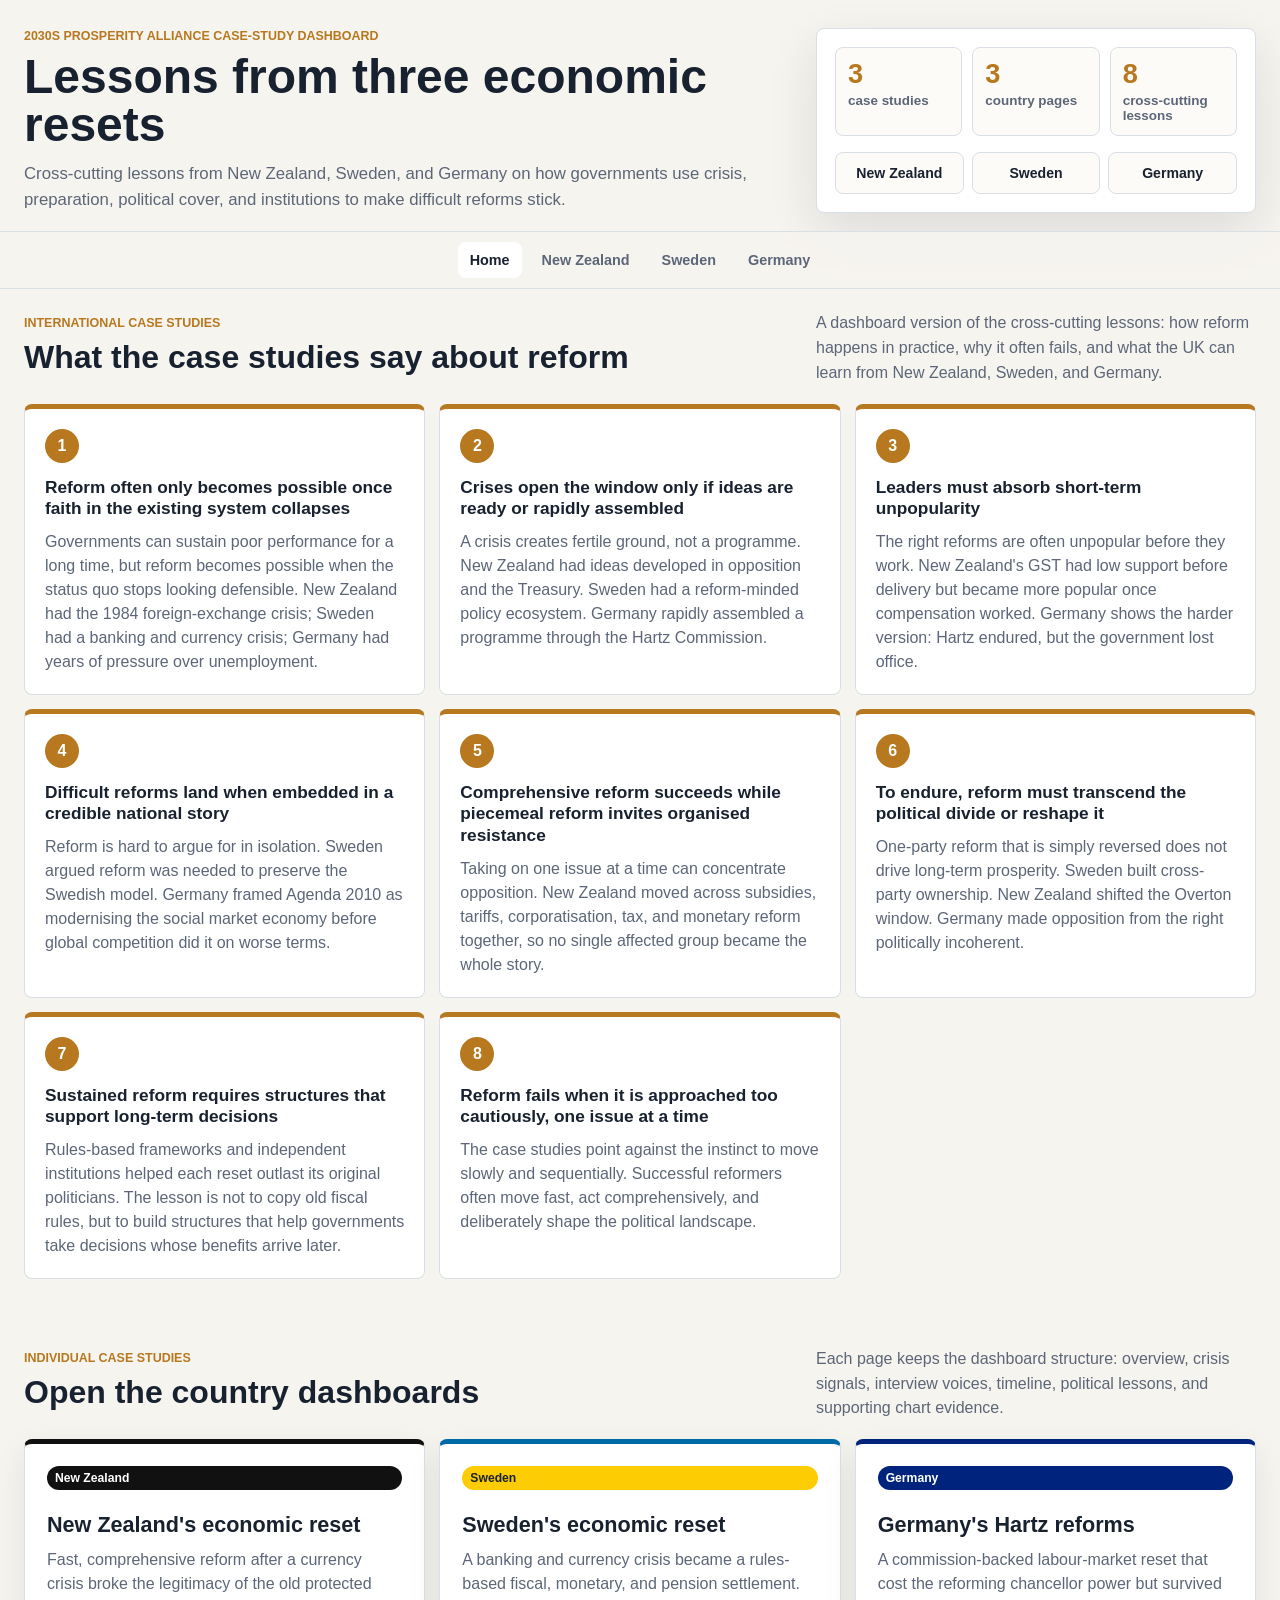
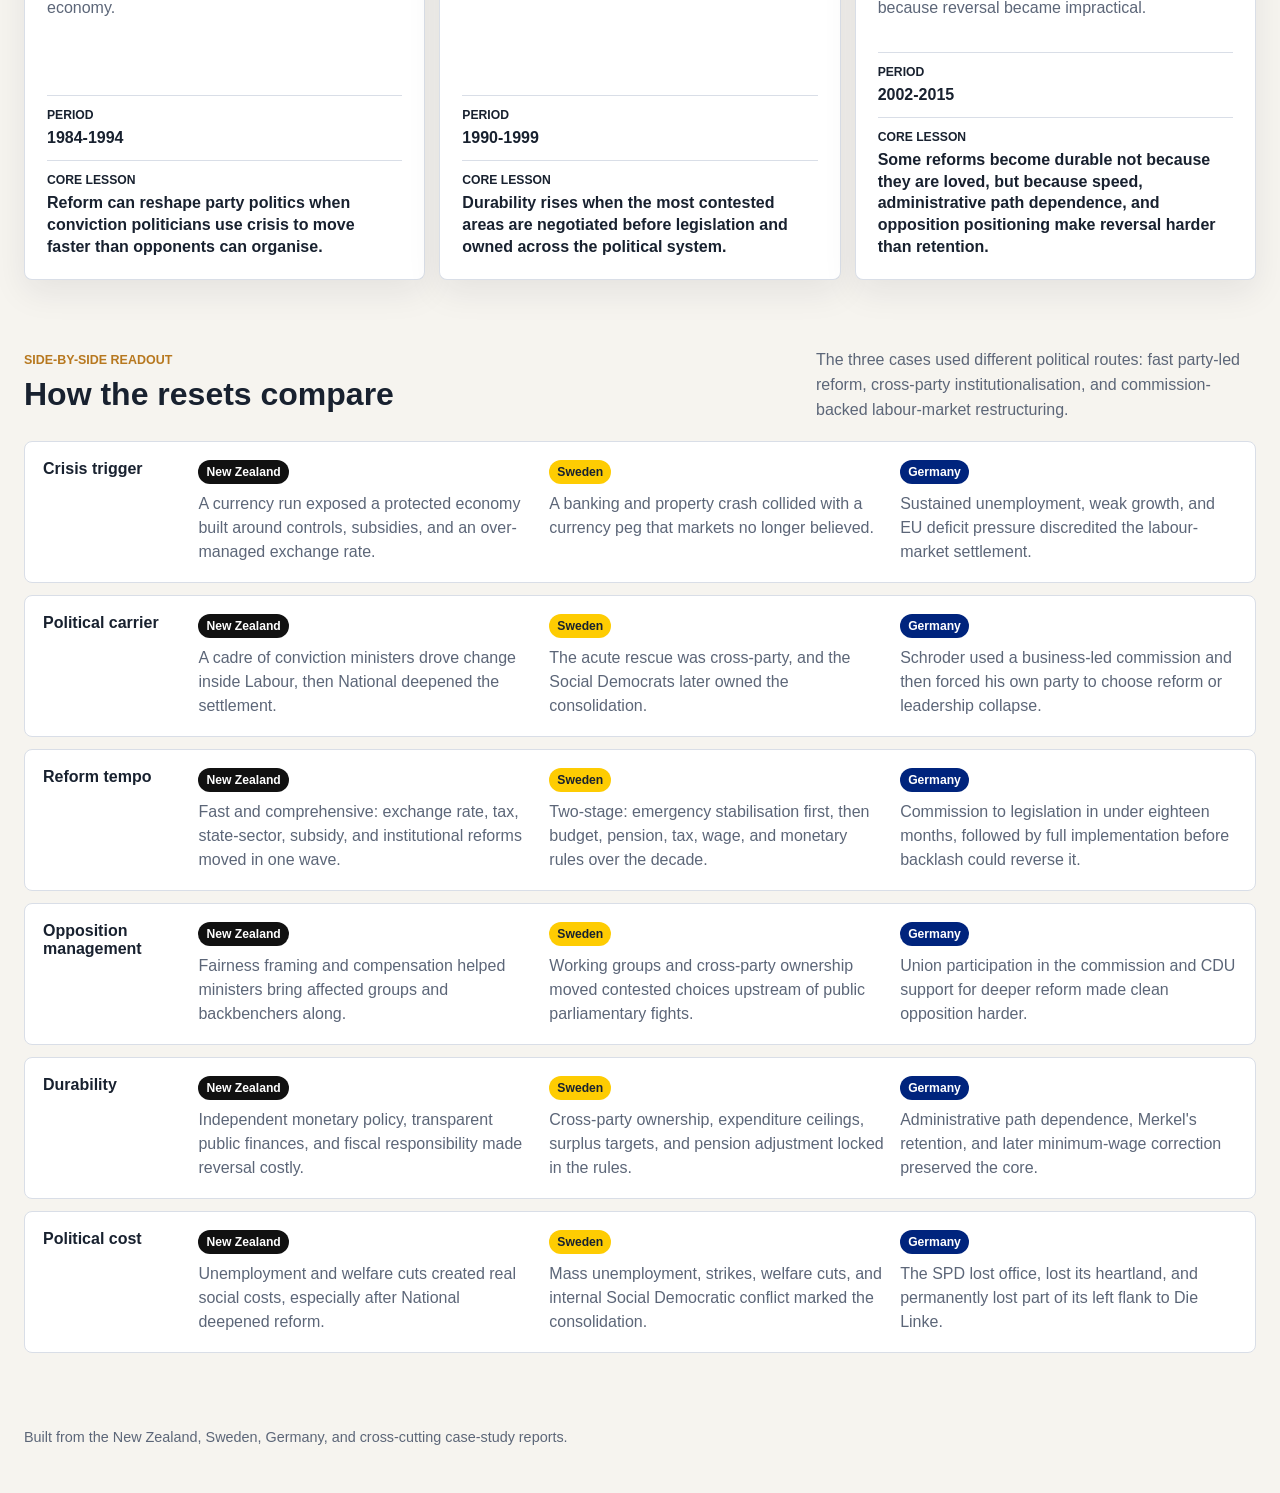
<file: index.html>
<!doctype html>
<html lang="en">
  <head>
    <meta charset="utf-8">
    <meta name="viewport" content="width=device-width, initial-scale=1">
    <title>Lessons From Economic Resets</title>
    <link rel="stylesheet" href="styles.css">
  </head>
  <body data-page="home">
    <header class="app-header">
      <div class="header-copy">
        <p class="eyebrow">2030s Prosperity Alliance case-study dashboard</p>
        <h1>Lessons from three economic resets</h1>
        <p>
          Cross-cutting lessons from New Zealand, Sweden, and Germany on how
          governments use crisis, preparation, political cover, and institutions
          to make difficult reforms stick.
        </p>
      </div>

      <section class="control-panel" aria-label="Report contents">
        <div class="header-metrics header-metrics--home">
          <div>
            <strong>3</strong>
            <span>case studies</span>
          </div>
          <div>
            <strong>3</strong>
            <span>country pages</span>
          </div>
          <div>
            <strong>8</strong>
            <span>cross-cutting lessons</span>
          </div>
        </div>
        <div class="page-link-list" aria-label="Open case studies">
          <a href="case-new-zealand.html">New Zealand</a>
          <a href="case-sweden.html">Sweden</a>
          <a href="case-germany.html">Germany</a>
        </div>
      </section>
    </header>

    <nav class="quick-nav site-nav" aria-label="Site navigation">
      <a class="is-current" href="index.html">Home</a>
      <a href="case-new-zealand.html">New Zealand</a>
      <a href="case-sweden.html">Sweden</a>
      <a href="case-germany.html">Germany</a>
    </nav>

    <main>
      <section class="dashboard-band overview-band" id="lessons">
        <div class="section-heading section-heading--split">
          <div>
            <p class="eyebrow">International case studies</p>
            <h2>What the case studies say about reform</h2>
          </div>
          <p>
            A dashboard version of the cross-cutting lessons: how reform
            happens in practice, why it often fails, and what the UK can learn
            from New Zealand, Sweden, and Germany.
          </p>
        </div>
        <div class="home-lesson-grid" id="home-lessons"></div>
      </section>

      <section class="dashboard-band" id="case-studies">
        <div class="section-heading section-heading--split">
          <div>
            <p class="eyebrow">Individual case studies</p>
            <h2>Open the country dashboards</h2>
          </div>
          <p>
            Each page keeps the dashboard structure: overview, crisis signals,
            interview voices, timeline, political lessons, and supporting chart evidence.
          </p>
        </div>
        <div class="case-card-grid" id="case-card-grid"></div>
      </section>

      <section class="dashboard-band" id="comparison">
        <div class="section-heading section-heading--split">
          <div>
            <p class="eyebrow">Side-by-side readout</p>
            <h2>How the resets compare</h2>
          </div>
          <p>
            The three cases used different political routes: fast party-led
            reform, cross-party institutionalisation, and commission-backed
            labour-market restructuring.
          </p>
        </div>
        <div class="comparison-grid" id="home-comparison-grid"></div>
      </section>
    </main>

    <footer class="site-footer">
      <p>Built from the New Zealand, Sweden, Germany, and cross-cutting case-study reports.</p>
    </footer>

    <script src="script.js"></script>
  </body>
</html>
</file>
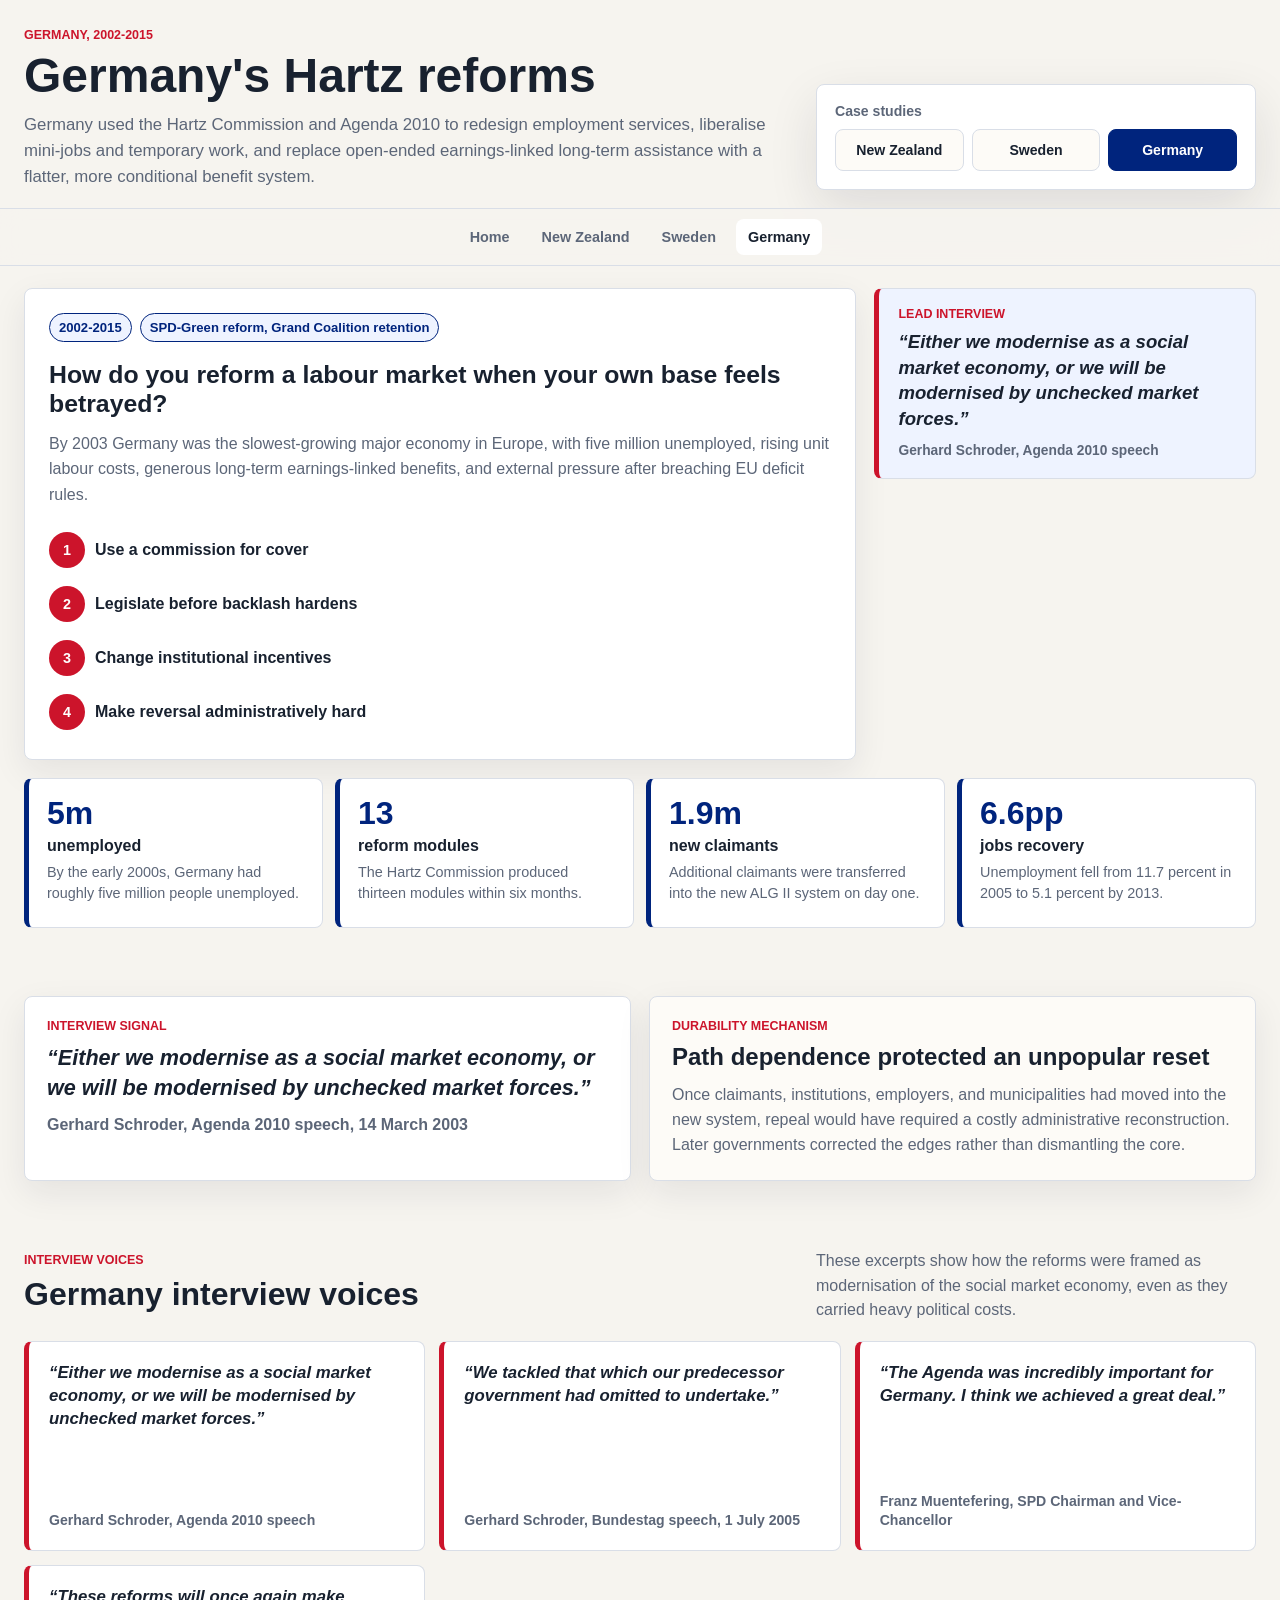
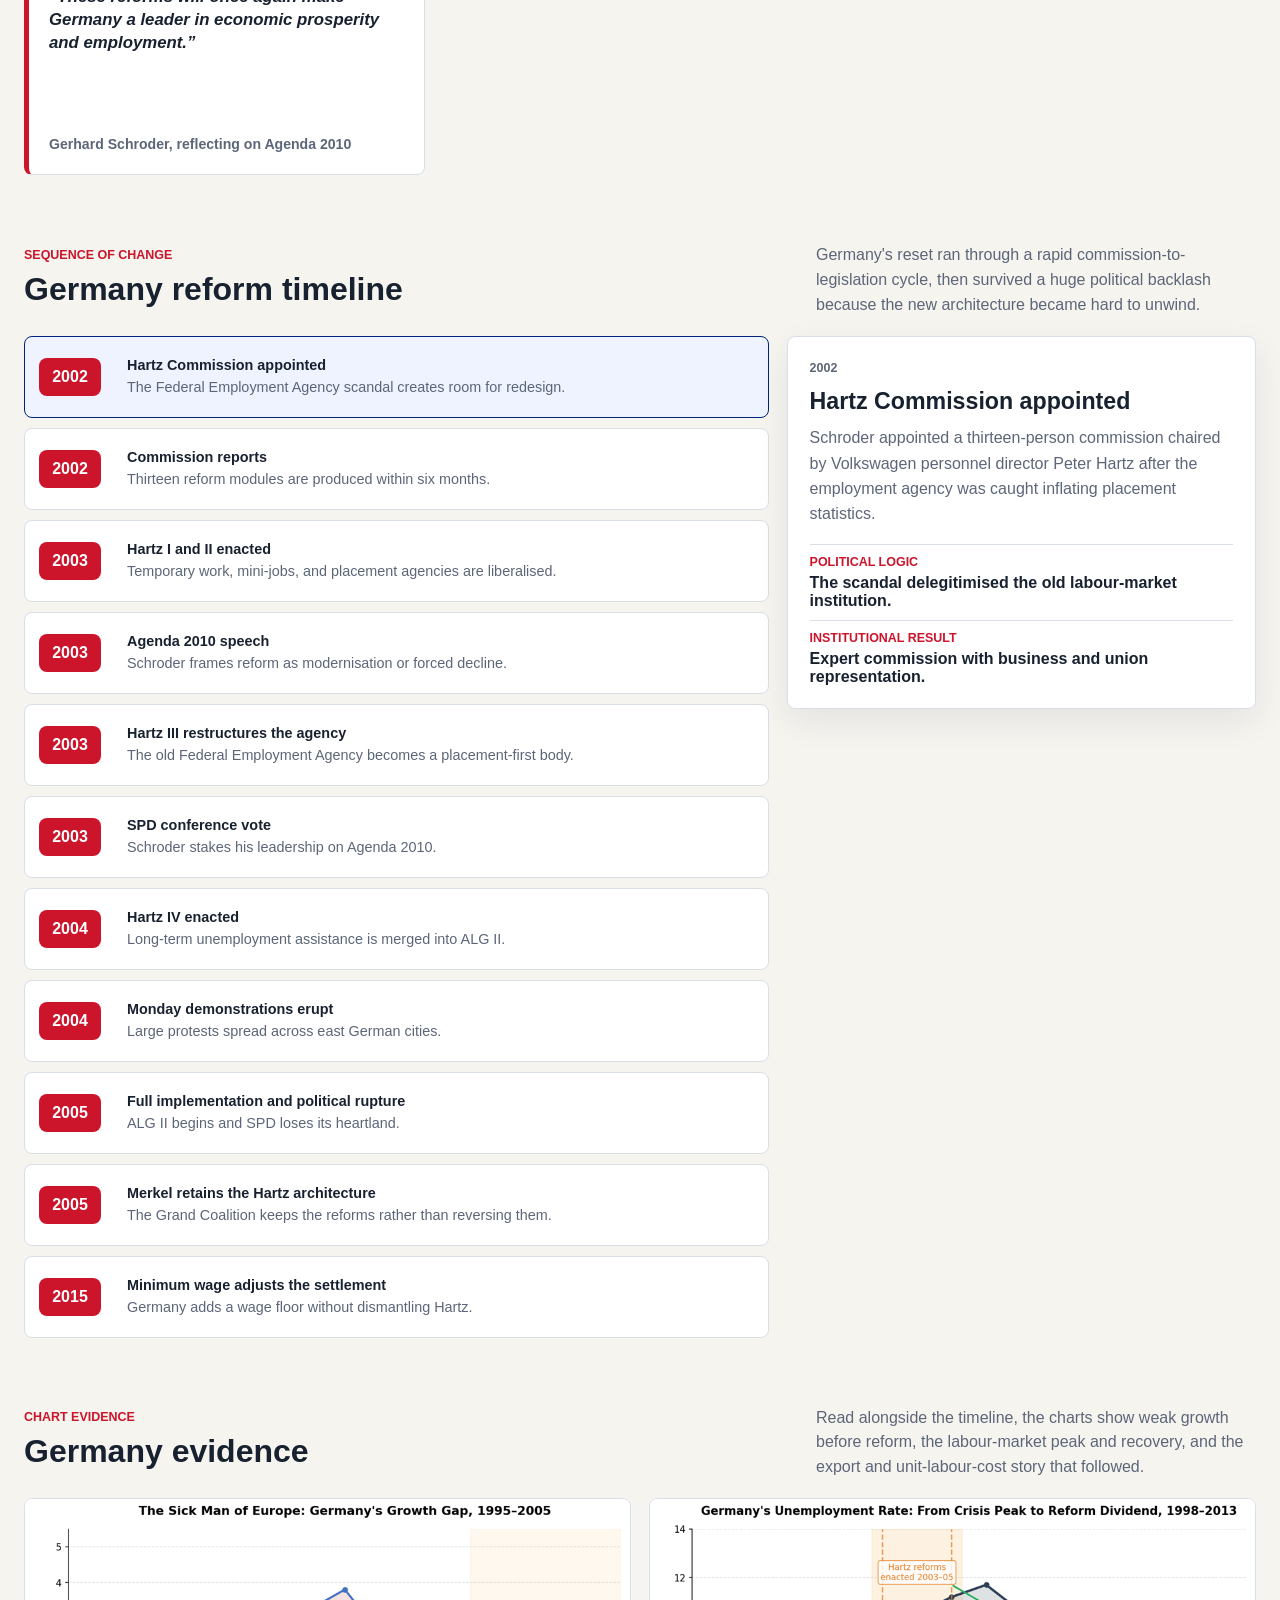
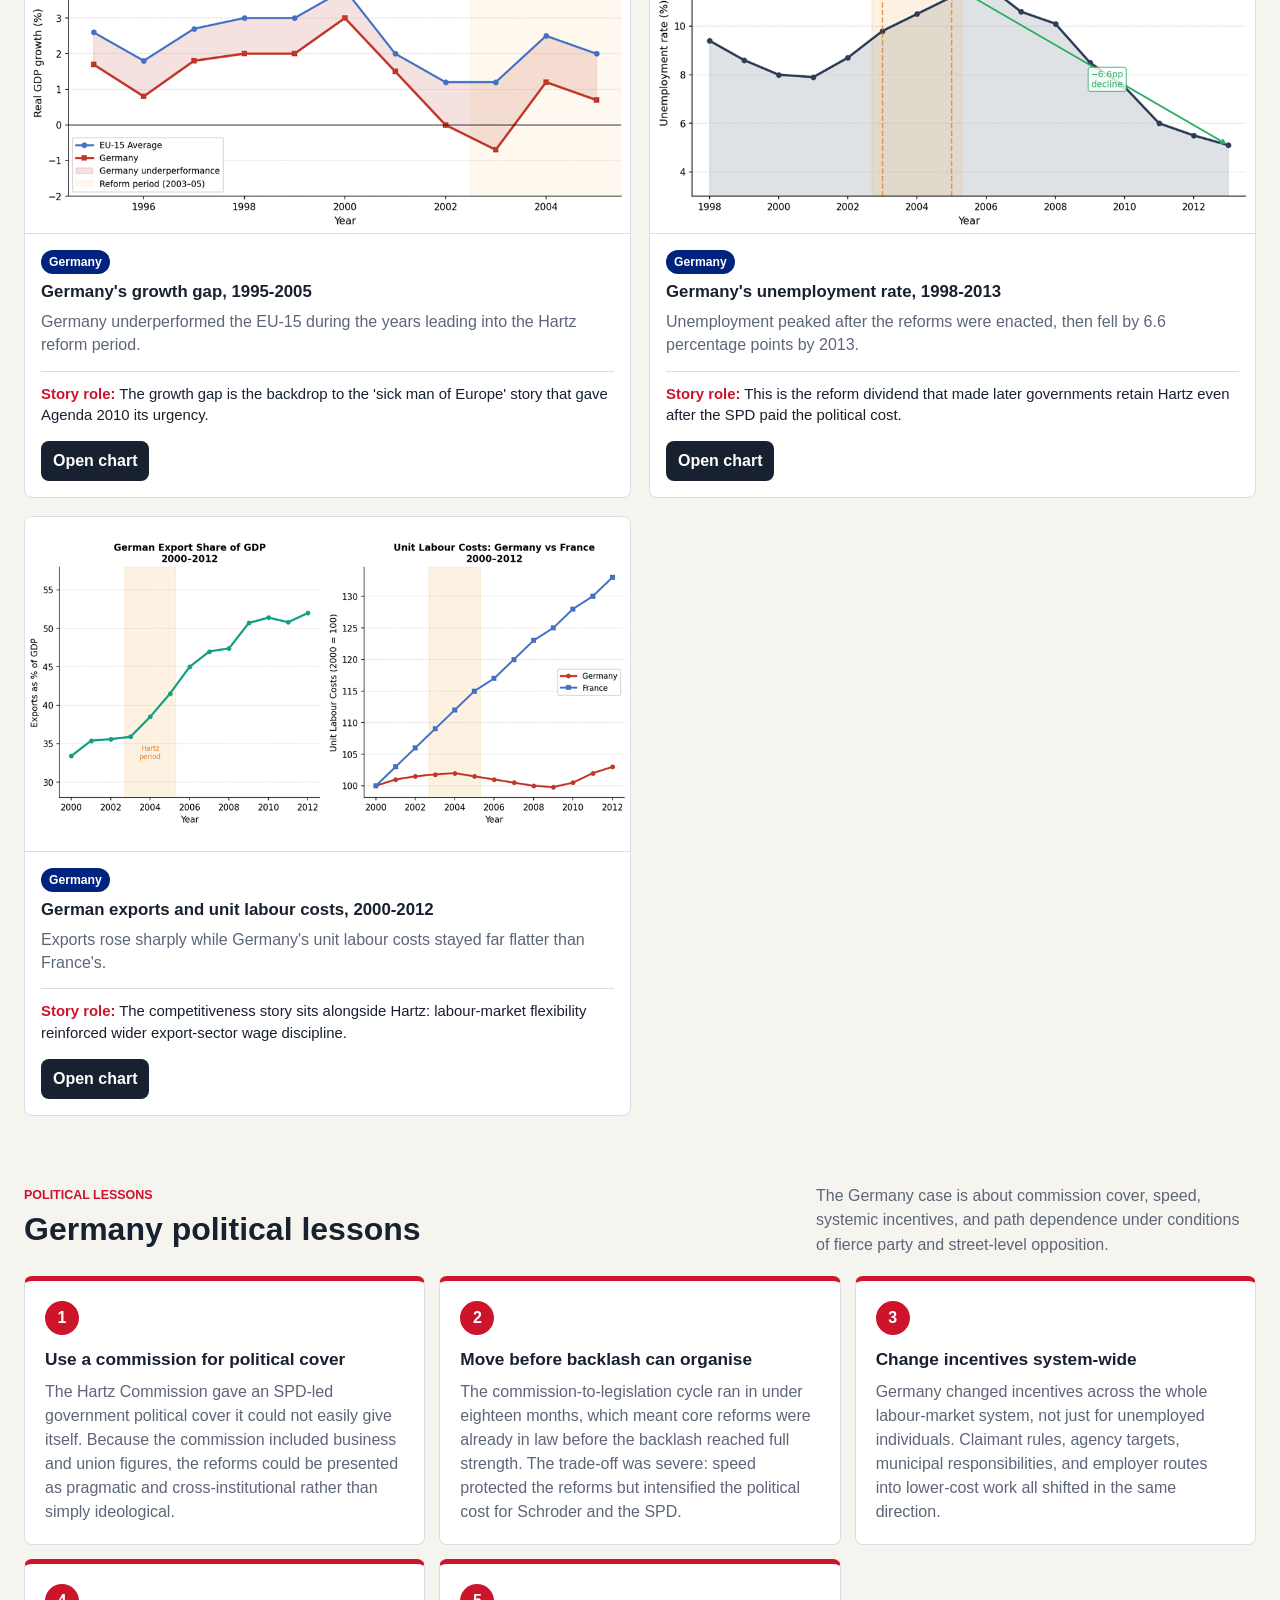
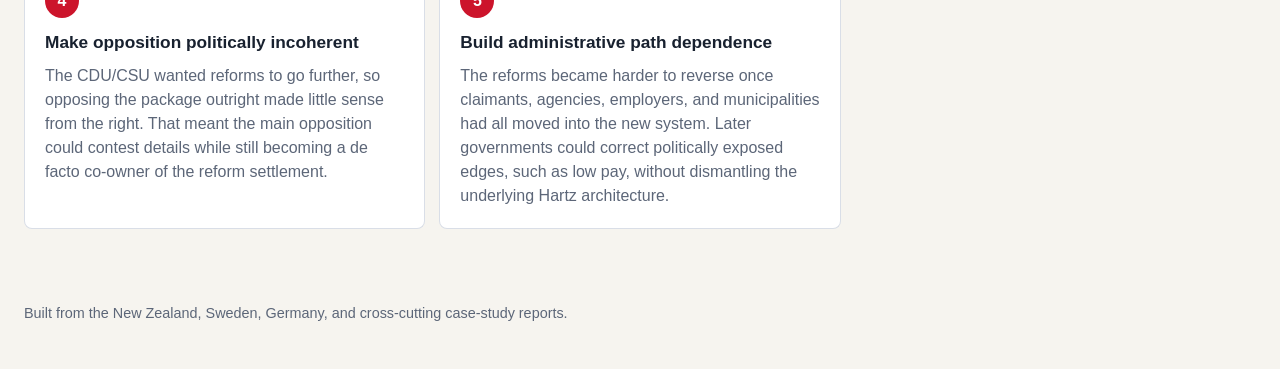
<file: case-germany.html>
<!doctype html>
<html lang="en">
  <head>
    <meta charset="utf-8">
    <meta name="viewport" content="width=device-width, initial-scale=1">
    <title>Germany Case Study</title>
    <link rel="stylesheet" href="styles.css">
  </head>
  <body data-page="case" data-country="germany">
    <header class="app-header">
      <div class="header-copy">
        <p class="eyebrow" id="country-kicker"></p>
        <h1 id="country-title"></h1>
        <p id="country-summary"></p>
      </div>

      <section class="control-panel" aria-label="Case study navigation">
        <div class="control-row">
          <span class="control-label">Case studies</span>
          <div class="page-link-list page-link-list--grid">
            <a href="case-new-zealand.html">New Zealand</a>
            <a href="case-sweden.html">Sweden</a>
            <a class="is-current" href="case-germany.html">Germany</a>
          </div>
        </div>
      </section>
    </header>

    <nav class="quick-nav site-nav" aria-label="Site navigation">
      <a href="index.html">Home</a>
      <a href="case-new-zealand.html">New Zealand</a>
      <a href="case-sweden.html">Sweden</a>
      <a class="is-current" href="case-germany.html">Germany</a>
    </nav>

    <main>
      <section class="dashboard-band overview-band" id="overview">
        <div class="overview-grid">
          <article class="country-card">
            <div class="country-meta">
              <span id="country-period"></span>
              <span id="country-government"></span>
            </div>
            <h2 id="country-question"></h2>
            <p id="country-diagnosis"></p>
            <div class="logic-strip" id="logic-strip" aria-label="Reset logic"></div>
          </article>

          <aside class="quote-panel featured-quote-panel">
            <p class="eyebrow">Lead interview</p>
            <blockquote id="lead-quote"></blockquote>
            <cite id="lead-quote-source"></cite>
          </aside>
        </div>

        <div class="stat-grid" id="stat-grid" aria-label="Selected crisis and reform signals"></div>
      </section>

      <section class="dashboard-band quote-band" aria-label="Interview signals">
        <div class="quote-panel">
          <p class="eyebrow">Interview signal</p>
          <blockquote id="country-quote"></blockquote>
          <cite id="country-quote-source"></cite>
        </div>
        <div class="quote-panel quote-panel--quiet">
          <p class="eyebrow">Durability mechanism</p>
          <h2 id="durability-title"></h2>
          <p id="durability-copy"></p>
        </div>
      </section>

      <section class="dashboard-band voices-band" id="voices">
        <div class="section-heading section-heading--split">
          <div>
            <p class="eyebrow">Interview voices</p>
            <h2 id="voices-title"></h2>
          </div>
          <p id="voices-intro"></p>
        </div>
        <div class="quote-grid" id="quote-list"></div>
      </section>

      <section class="dashboard-band timeline-band" id="timeline">
        <div class="section-heading section-heading--split">
          <div>
            <p class="eyebrow">Sequence of change</p>
            <h2 id="timeline-title"></h2>
          </div>
          <p id="timeline-intro"></p>
        </div>
        <div class="timeline-layout">
          <div class="timeline-list" id="timeline-list" aria-label="Timeline events"></div>
          <article class="timeline-detail" id="timeline-detail" aria-live="polite"></article>
        </div>
      </section>

      <section class="dashboard-band evidence-band" id="evidence">
        <div class="section-heading section-heading--split">
          <div>
            <p class="eyebrow">Chart evidence</p>
            <h2 id="evidence-title"></h2>
          </div>
          <p id="evidence-intro"></p>
        </div>
        <div class="chart-gallery" id="chart-gallery"></div>
      </section>

      <section class="dashboard-band lessons-band" id="lessons">
        <div class="section-heading section-heading--split">
          <div>
            <p class="eyebrow">Political lessons</p>
            <h2 id="lessons-title"></h2>
          </div>
          <p id="lessons-intro"></p>
        </div>
        <div class="lesson-list" id="lesson-list"></div>
      </section>
    </main>

    <dialog class="chart-modal" id="chart-modal" aria-labelledby="modal-title">
      <button class="modal-close" type="button" id="modal-close" aria-label="Close chart">x</button>
      <img id="modal-image" src="assets/image1.png" alt="">
      <h2 id="modal-title"></h2>
      <p id="modal-caption"></p>
    </dialog>

    <footer class="site-footer">
      <p>Built from the New Zealand, Sweden, Germany, and cross-cutting case-study reports.</p>
    </footer>

    <script src="script.js"></script>
  </body>
</html>
</file>
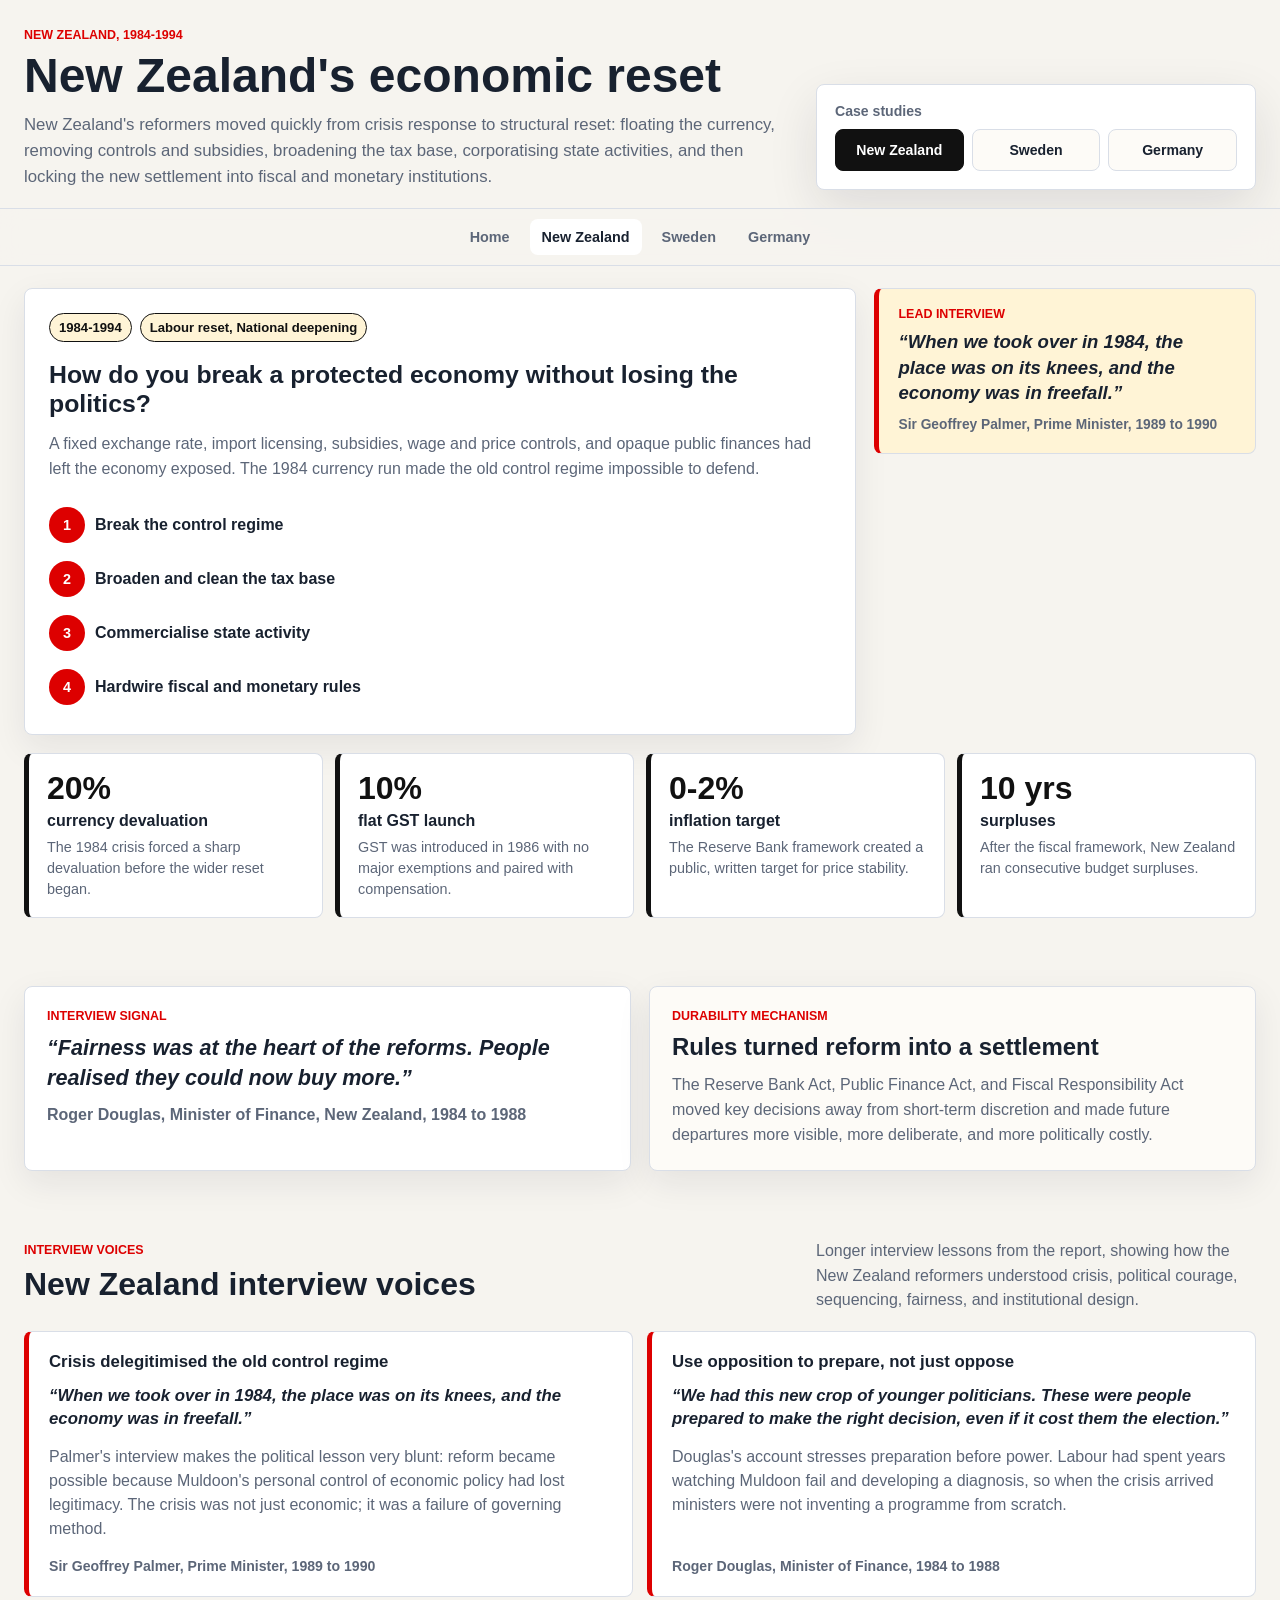
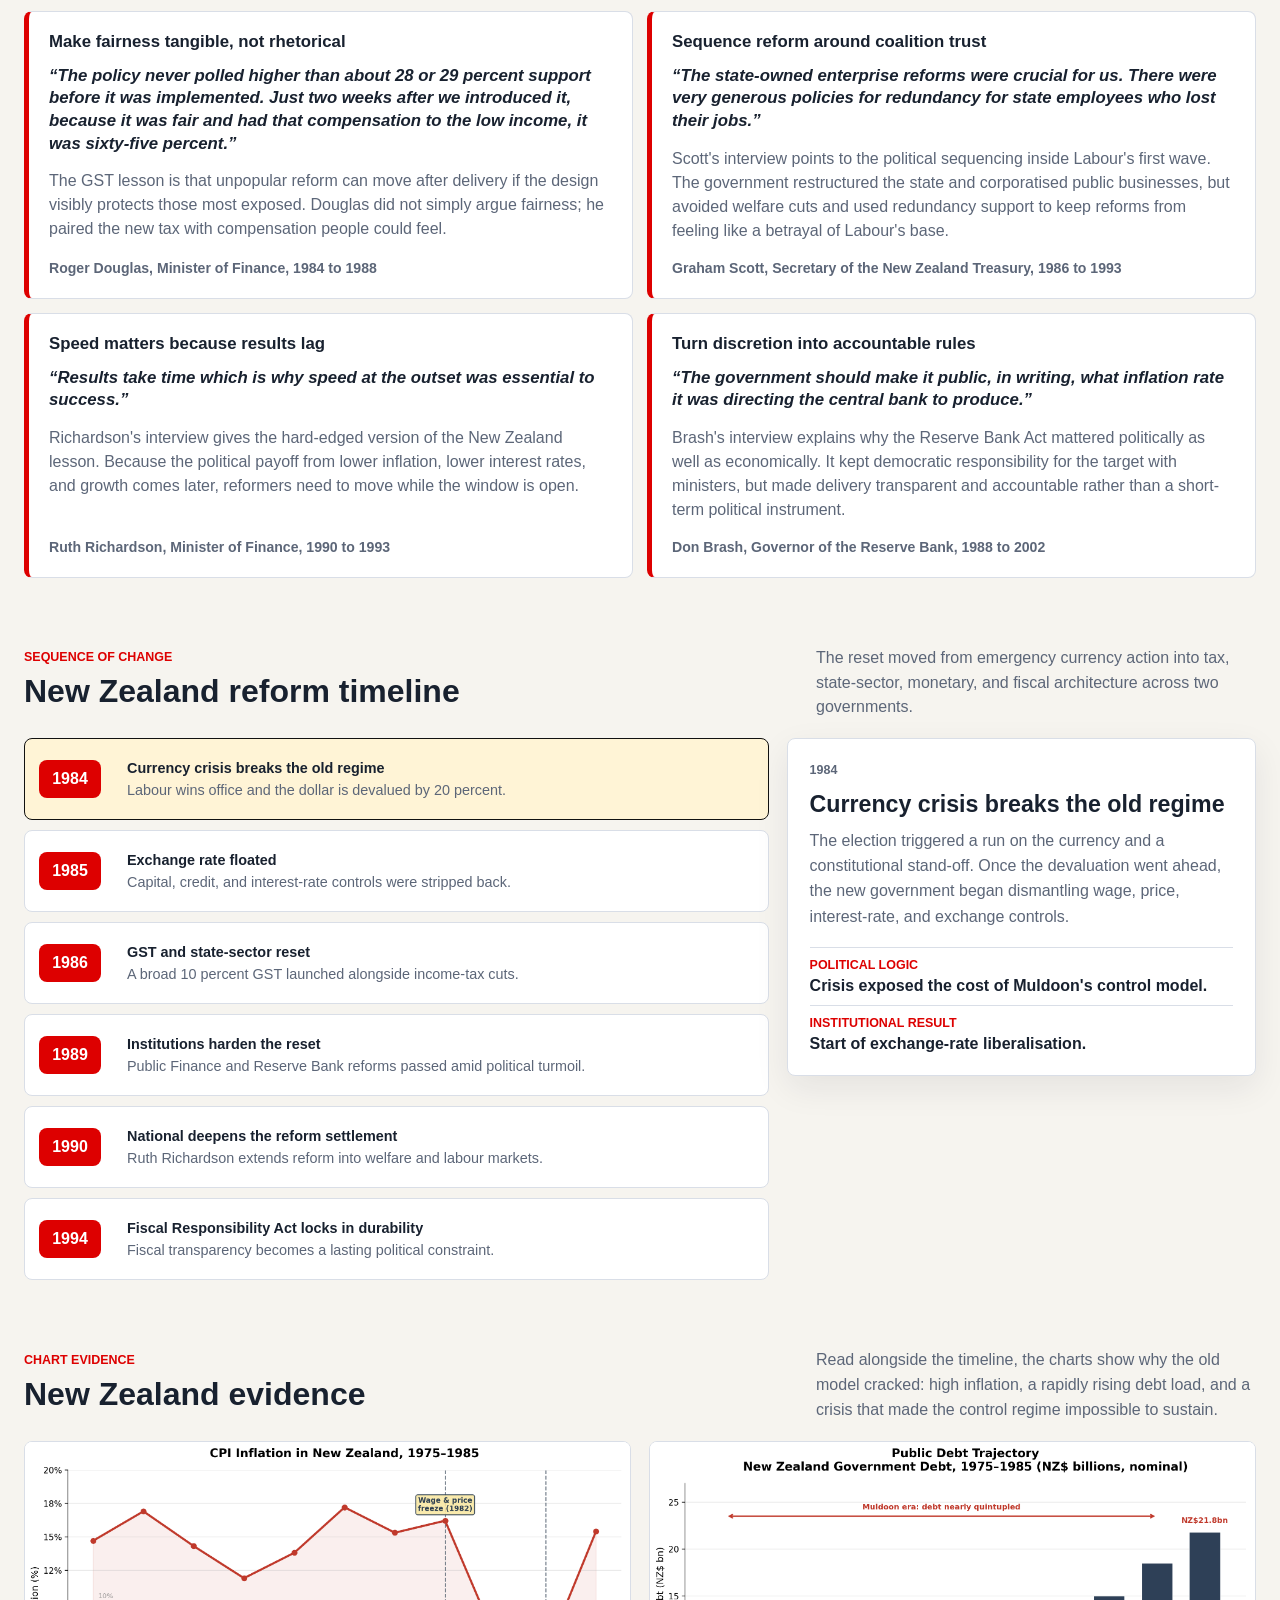
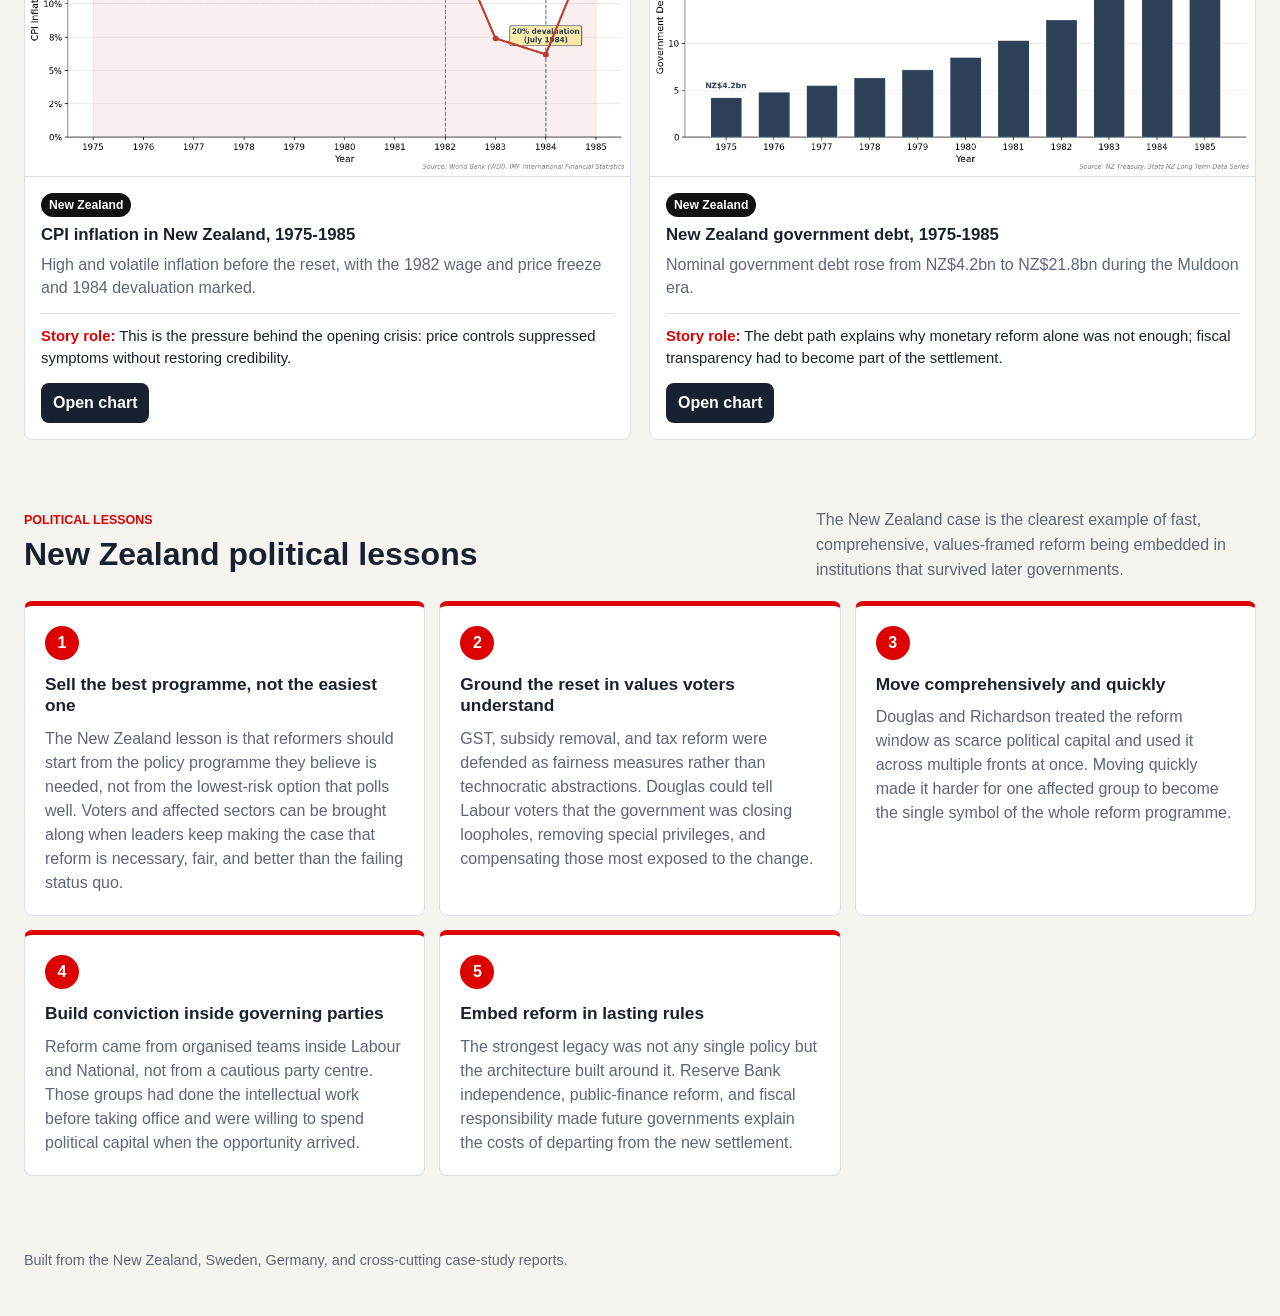
<file: case-new-zealand.html>
<!doctype html>
<html lang="en">
  <head>
    <meta charset="utf-8">
    <meta name="viewport" content="width=device-width, initial-scale=1">
    <title>New Zealand Case Study</title>
    <link rel="stylesheet" href="styles.css">
  </head>
  <body data-page="case" data-country="nz">
    <header class="app-header">
      <div class="header-copy">
        <p class="eyebrow" id="country-kicker"></p>
        <h1 id="country-title"></h1>
        <p id="country-summary"></p>
      </div>

      <section class="control-panel" aria-label="Case study navigation">
        <div class="control-row">
          <span class="control-label">Case studies</span>
          <div class="page-link-list page-link-list--grid">
            <a class="is-current" href="case-new-zealand.html">New Zealand</a>
            <a href="case-sweden.html">Sweden</a>
            <a href="case-germany.html">Germany</a>
          </div>
        </div>
      </section>
    </header>

    <nav class="quick-nav site-nav" aria-label="Site navigation">
      <a href="index.html">Home</a>
      <a class="is-current" href="case-new-zealand.html">New Zealand</a>
      <a href="case-sweden.html">Sweden</a>
      <a href="case-germany.html">Germany</a>
    </nav>

    <main>
      <section class="dashboard-band overview-band" id="overview">
        <div class="overview-grid">
          <article class="country-card">
            <div class="country-meta">
              <span id="country-period"></span>
              <span id="country-government"></span>
            </div>
            <h2 id="country-question"></h2>
            <p id="country-diagnosis"></p>
            <div class="logic-strip" id="logic-strip" aria-label="Reset logic"></div>
          </article>

          <aside class="quote-panel featured-quote-panel">
            <p class="eyebrow">Lead interview</p>
            <blockquote id="lead-quote"></blockquote>
            <cite id="lead-quote-source"></cite>
          </aside>
        </div>

        <div class="stat-grid" id="stat-grid" aria-label="Selected crisis and reform signals"></div>
      </section>

      <section class="dashboard-band quote-band" aria-label="Interview signals">
        <div class="quote-panel">
          <p class="eyebrow">Interview signal</p>
          <blockquote id="country-quote"></blockquote>
          <cite id="country-quote-source"></cite>
        </div>
        <div class="quote-panel quote-panel--quiet">
          <p class="eyebrow">Durability mechanism</p>
          <h2 id="durability-title"></h2>
          <p id="durability-copy"></p>
        </div>
      </section>

      <section class="dashboard-band voices-band" id="voices">
        <div class="section-heading section-heading--split">
          <div>
            <p class="eyebrow">Interview voices</p>
            <h2 id="voices-title"></h2>
          </div>
          <p id="voices-intro"></p>
        </div>
        <div class="quote-grid" id="quote-list"></div>
      </section>

      <section class="dashboard-band timeline-band" id="timeline">
        <div class="section-heading section-heading--split">
          <div>
            <p class="eyebrow">Sequence of change</p>
            <h2 id="timeline-title"></h2>
          </div>
          <p id="timeline-intro"></p>
        </div>
        <div class="timeline-layout">
          <div class="timeline-list" id="timeline-list" aria-label="Timeline events"></div>
          <article class="timeline-detail" id="timeline-detail" aria-live="polite"></article>
        </div>
      </section>

      <section class="dashboard-band evidence-band" id="evidence">
        <div class="section-heading section-heading--split">
          <div>
            <p class="eyebrow">Chart evidence</p>
            <h2 id="evidence-title"></h2>
          </div>
          <p id="evidence-intro"></p>
        </div>
        <div class="chart-gallery" id="chart-gallery"></div>
      </section>

      <section class="dashboard-band lessons-band" id="lessons">
        <div class="section-heading section-heading--split">
          <div>
            <p class="eyebrow">Political lessons</p>
            <h2 id="lessons-title"></h2>
          </div>
          <p id="lessons-intro"></p>
        </div>
        <div class="lesson-list" id="lesson-list"></div>
      </section>
    </main>

    <dialog class="chart-modal" id="chart-modal" aria-labelledby="modal-title">
      <button class="modal-close" type="button" id="modal-close" aria-label="Close chart">x</button>
      <img id="modal-image" src="assets/image1.png" alt="">
      <h2 id="modal-title"></h2>
      <p id="modal-caption"></p>
    </dialog>

    <footer class="site-footer">
      <p>Built from the New Zealand, Sweden, Germany, and cross-cutting case-study reports.</p>
    </footer>

    <script src="script.js"></script>
  </body>
</html>
</file>
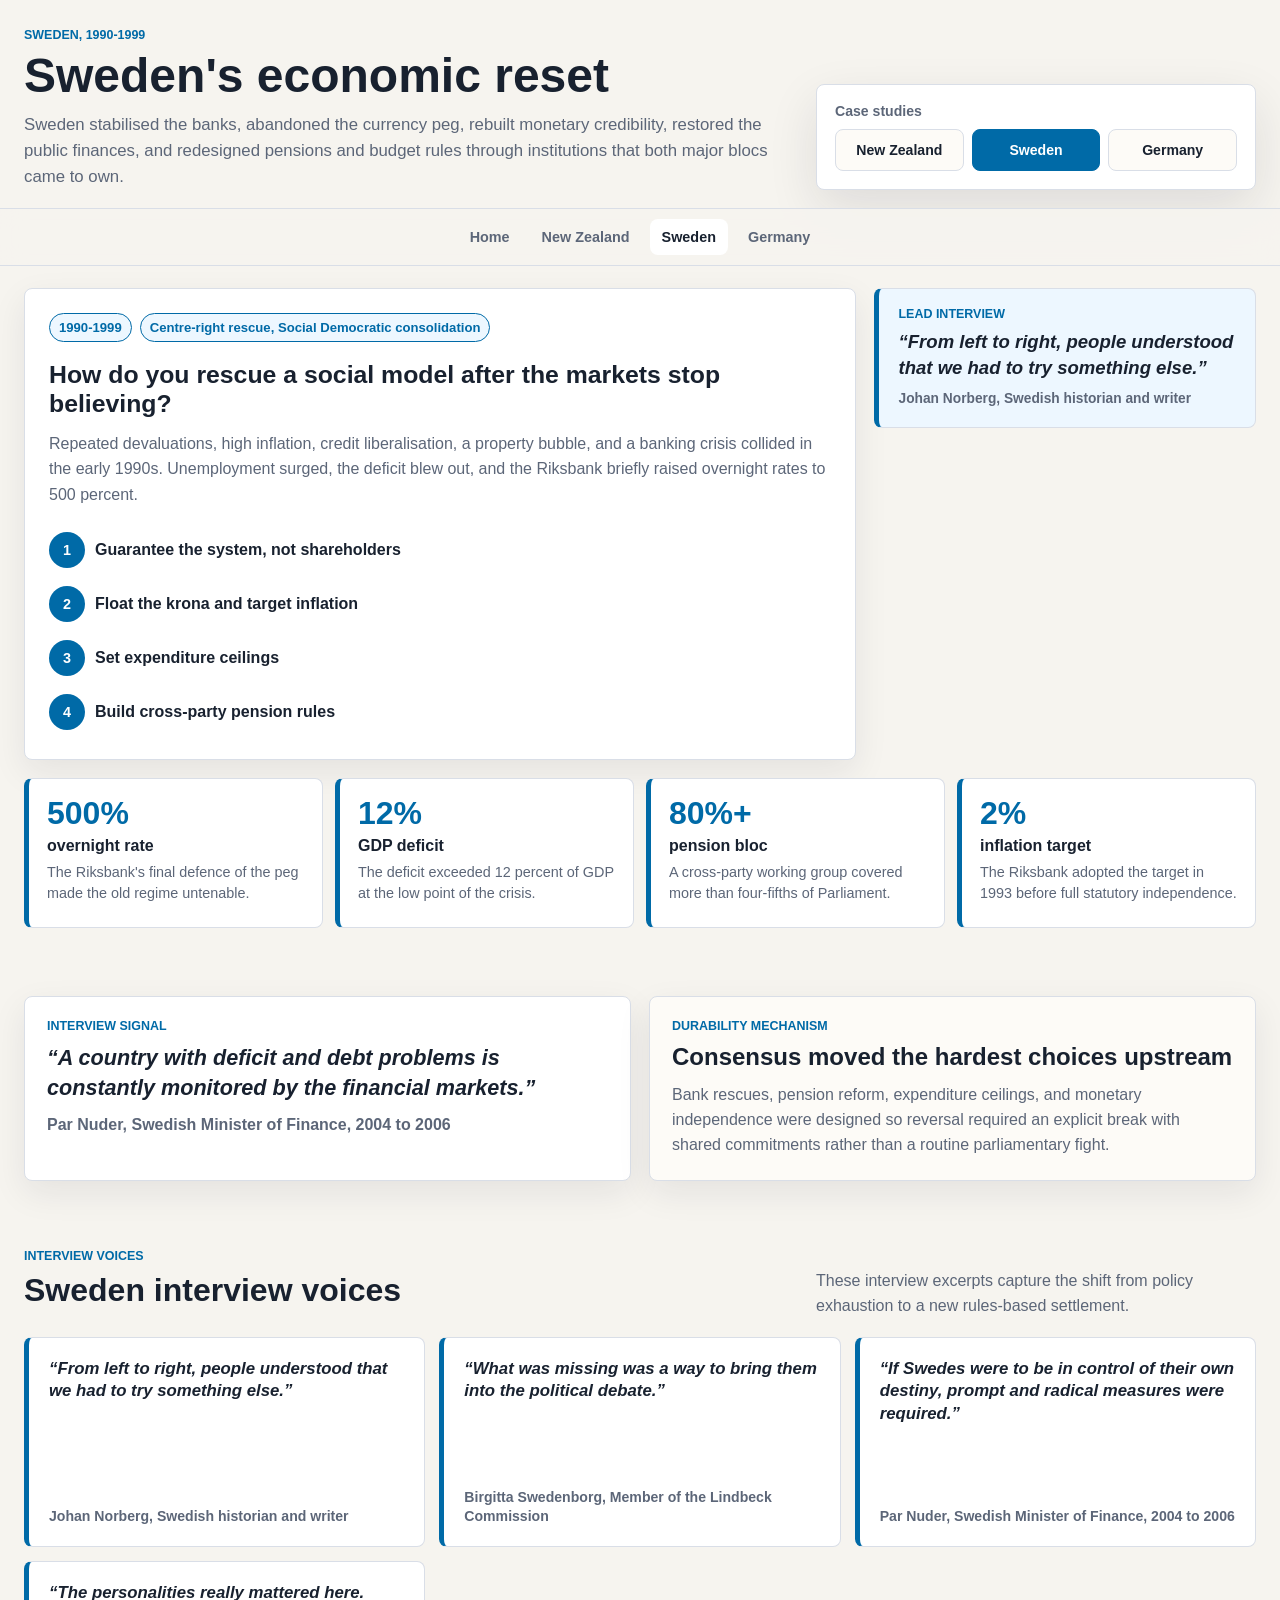
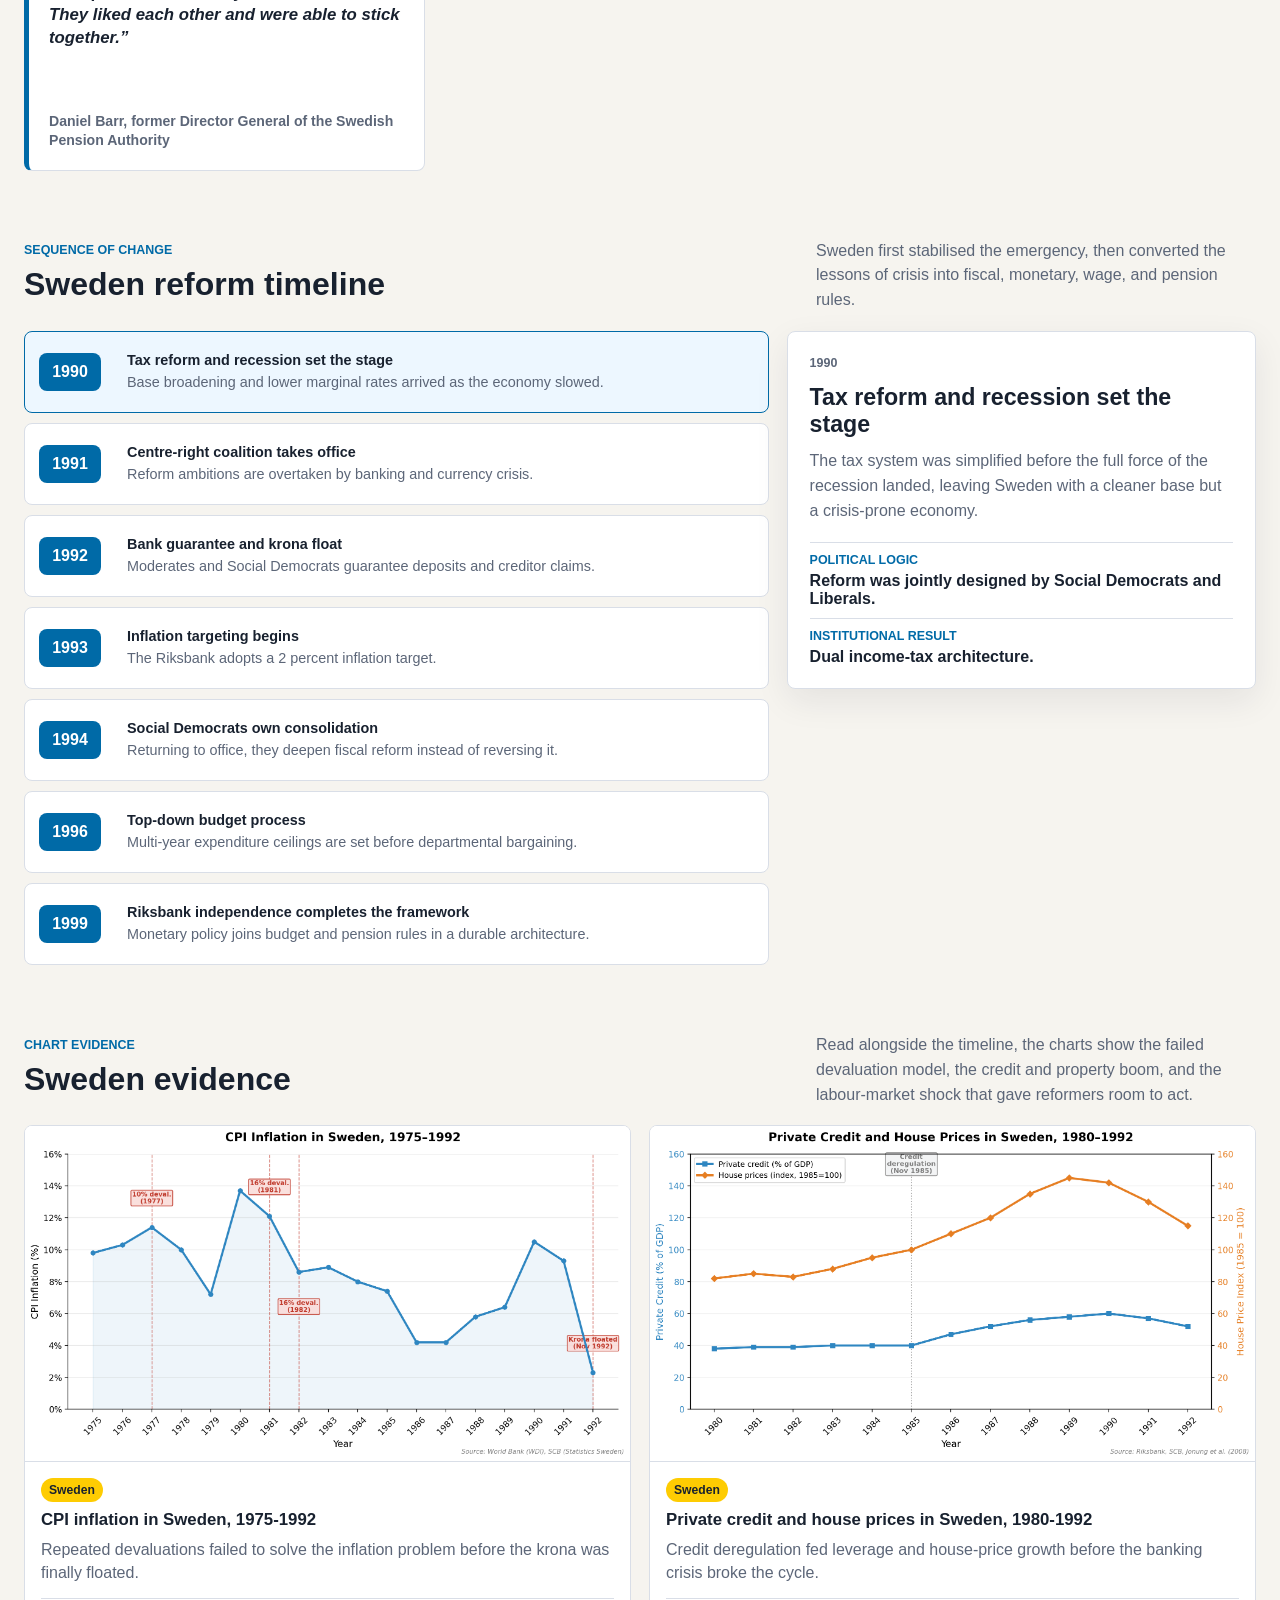
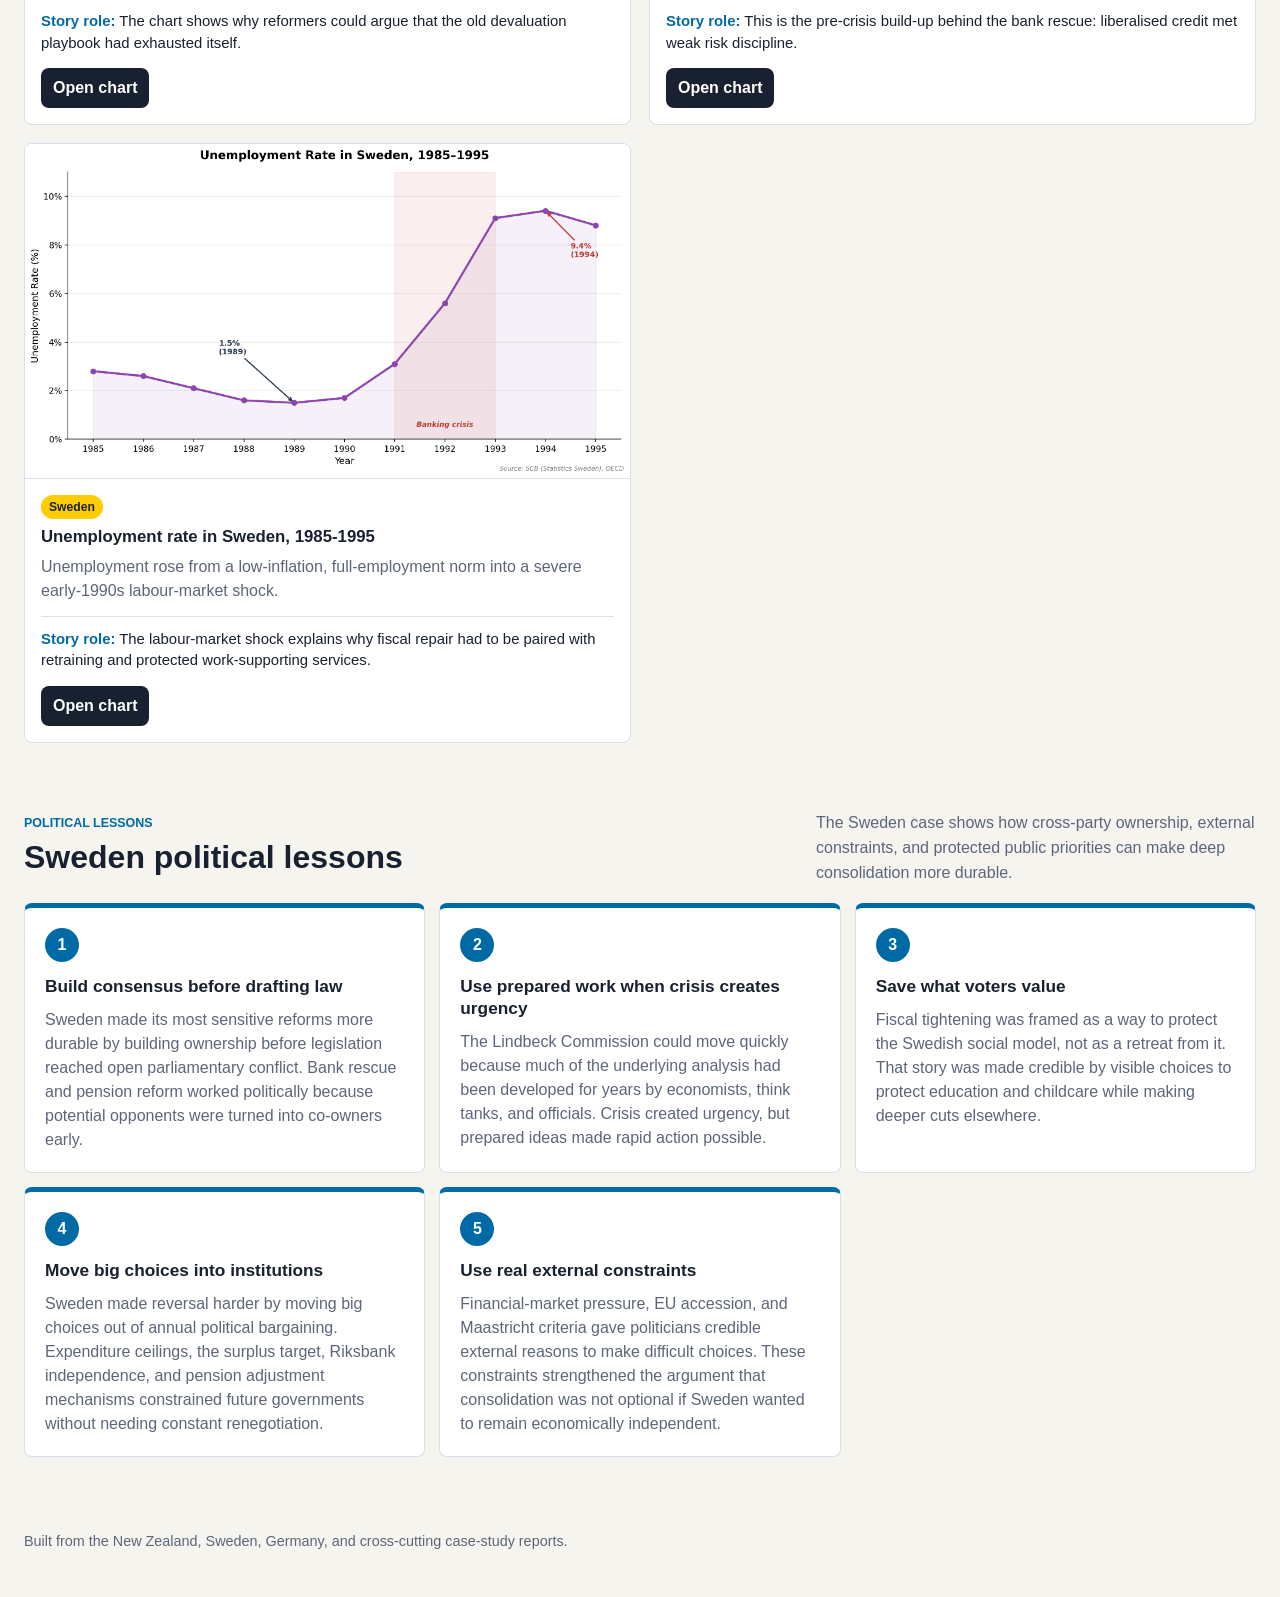
<file: case-sweden.html>
<!doctype html>
<html lang="en">
  <head>
    <meta charset="utf-8">
    <meta name="viewport" content="width=device-width, initial-scale=1">
    <title>Sweden Case Study</title>
    <link rel="stylesheet" href="styles.css">
  </head>
  <body data-page="case" data-country="sweden">
    <header class="app-header">
      <div class="header-copy">
        <p class="eyebrow" id="country-kicker"></p>
        <h1 id="country-title"></h1>
        <p id="country-summary"></p>
      </div>

      <section class="control-panel" aria-label="Case study navigation">
        <div class="control-row">
          <span class="control-label">Case studies</span>
          <div class="page-link-list page-link-list--grid">
            <a href="case-new-zealand.html">New Zealand</a>
            <a class="is-current" href="case-sweden.html">Sweden</a>
            <a href="case-germany.html">Germany</a>
          </div>
        </div>
      </section>
    </header>

    <nav class="quick-nav site-nav" aria-label="Site navigation">
      <a href="index.html">Home</a>
      <a href="case-new-zealand.html">New Zealand</a>
      <a class="is-current" href="case-sweden.html">Sweden</a>
      <a href="case-germany.html">Germany</a>
    </nav>

    <main>
      <section class="dashboard-band overview-band" id="overview">
        <div class="overview-grid">
          <article class="country-card">
            <div class="country-meta">
              <span id="country-period"></span>
              <span id="country-government"></span>
            </div>
            <h2 id="country-question"></h2>
            <p id="country-diagnosis"></p>
            <div class="logic-strip" id="logic-strip" aria-label="Reset logic"></div>
          </article>

          <aside class="quote-panel featured-quote-panel">
            <p class="eyebrow">Lead interview</p>
            <blockquote id="lead-quote"></blockquote>
            <cite id="lead-quote-source"></cite>
          </aside>
        </div>

        <div class="stat-grid" id="stat-grid" aria-label="Selected crisis and reform signals"></div>
      </section>

      <section class="dashboard-band quote-band" aria-label="Interview signals">
        <div class="quote-panel">
          <p class="eyebrow">Interview signal</p>
          <blockquote id="country-quote"></blockquote>
          <cite id="country-quote-source"></cite>
        </div>
        <div class="quote-panel quote-panel--quiet">
          <p class="eyebrow">Durability mechanism</p>
          <h2 id="durability-title"></h2>
          <p id="durability-copy"></p>
        </div>
      </section>

      <section class="dashboard-band voices-band" id="voices">
        <div class="section-heading section-heading--split">
          <div>
            <p class="eyebrow">Interview voices</p>
            <h2 id="voices-title"></h2>
          </div>
          <p id="voices-intro"></p>
        </div>
        <div class="quote-grid" id="quote-list"></div>
      </section>

      <section class="dashboard-band timeline-band" id="timeline">
        <div class="section-heading section-heading--split">
          <div>
            <p class="eyebrow">Sequence of change</p>
            <h2 id="timeline-title"></h2>
          </div>
          <p id="timeline-intro"></p>
        </div>
        <div class="timeline-layout">
          <div class="timeline-list" id="timeline-list" aria-label="Timeline events"></div>
          <article class="timeline-detail" id="timeline-detail" aria-live="polite"></article>
        </div>
      </section>

      <section class="dashboard-band evidence-band" id="evidence">
        <div class="section-heading section-heading--split">
          <div>
            <p class="eyebrow">Chart evidence</p>
            <h2 id="evidence-title"></h2>
          </div>
          <p id="evidence-intro"></p>
        </div>
        <div class="chart-gallery" id="chart-gallery"></div>
      </section>

      <section class="dashboard-band lessons-band" id="lessons">
        <div class="section-heading section-heading--split">
          <div>
            <p class="eyebrow">Political lessons</p>
            <h2 id="lessons-title"></h2>
          </div>
          <p id="lessons-intro"></p>
        </div>
        <div class="lesson-list" id="lesson-list"></div>
      </section>
    </main>

    <dialog class="chart-modal" id="chart-modal" aria-labelledby="modal-title">
      <button class="modal-close" type="button" id="modal-close" aria-label="Close chart">x</button>
      <img id="modal-image" src="assets/image1.png" alt="">
      <h2 id="modal-title"></h2>
      <p id="modal-caption"></p>
    </dialog>

    <footer class="site-footer">
      <p>Built from the New Zealand, Sweden, Germany, and cross-cutting case-study reports.</p>
    </footer>

    <script src="script.js"></script>
  </body>
</html>
</file>
<file: styles.css>
:root {
  --accent: #18212f;
  --accent-secondary: #b7781f;
  --accent-soft: #f3f0e8;
  --ink: #18212f;
  --muted: #5c6678;
  --paper: #f6f4ef;
  --surface: #ffffff;
  --surface-strong: #fdfbf7;
  --line: #d9dee7;
  --nz-black: #111111;
  --nz-red: #dd0000;
  --nz-gold: #ffce00;
  --sweden-blue: #006aa7;
  --sweden-yellow: #fecc02;
  --germany-blue: #00247d;
  --germany-red: #cc142b;
  --shadow: 0 18px 50px rgba(23, 31, 46, 0.11);
}

* {
  box-sizing: border-box;
}

html {
  scroll-behavior: smooth;
}

body {
  min-width: 320px;
  margin: 0;
  color: var(--ink);
  background: var(--paper);
  font-family: -apple-system, BlinkMacSystemFont, "Segoe UI", Roboto, Helvetica, Arial, sans-serif;
  letter-spacing: 0;
}

body.modal-open {
  overflow: hidden;
}

button,
input {
  font: inherit;
  letter-spacing: 0;
}

button {
  cursor: pointer;
}

a {
  color: inherit;
}

p,
h1,
h2,
h3 {
  margin-top: 0;
}

.app-header {
  max-width: 1280px;
  margin: 0 auto;
  padding: 28px 24px 18px;
  display: grid;
  grid-template-columns: minmax(0, 1fr) minmax(330px, 440px);
  gap: 24px;
  align-items: end;
}

.header-copy h1 {
  margin-bottom: 12px;
  font-size: 3rem;
  line-height: 1;
}

.header-copy p:last-child {
  max-width: 760px;
  margin-bottom: 0;
  color: var(--muted);
  font-size: 1.05rem;
  line-height: 1.55;
}

.eyebrow {
  margin-bottom: 10px;
  color: var(--accent-secondary);
  font-size: 0.78rem;
  font-weight: 800;
  text-transform: uppercase;
}

.control-panel {
  padding: 18px;
  background: var(--surface);
  border: 1px solid var(--line);
  border-radius: 8px;
  box-shadow: var(--shadow);
}

.control-row {
  display: grid;
  gap: 10px;
}

.control-label {
  color: var(--muted);
  font-size: 0.88rem;
  font-weight: 700;
}

.segmented {
  display: grid;
  grid-template-columns: repeat(2, minmax(0, 1fr));
  gap: 4px;
  padding: 4px;
  background: #eef1f4;
  border: 1px solid var(--line);
  border-radius: 8px;
}

.segmented--compact {
  width: min(100%, 430px);
  grid-template-columns: repeat(3, minmax(0, 1fr));
}

.segmented--four {
  width: min(100%, 520px);
  grid-template-columns: repeat(4, minmax(0, 1fr));
}

.segmented__button {
  min-height: 42px;
  padding: 8px 10px;
  color: var(--muted);
  background: transparent;
  border: 0;
  border-radius: 6px;
  font-weight: 800;
  overflow-wrap: anywhere;
}

.segmented__button.is-active {
  color: var(--ink);
  background: var(--surface);
  box-shadow: 0 1px 4px rgba(23, 31, 46, 0.12);
}

.header-metrics {
  margin-top: 16px;
  display: grid;
  grid-template-columns: repeat(3, minmax(0, 1fr));
  gap: 10px;
}

.header-metrics--home {
  margin-top: 0;
}

.header-metrics div {
  min-height: 78px;
  padding: 12px;
  background: var(--surface-strong);
  border: 1px solid var(--line);
  border-radius: 8px;
}

.header-metrics strong {
  display: block;
  color: var(--accent-secondary);
  font-size: 1.7rem;
  line-height: 1;
}

.header-metrics span {
  display: block;
  margin-top: 6px;
  color: var(--muted);
  font-size: 0.84rem;
  font-weight: 700;
}

.quick-nav {
  position: sticky;
  top: 0;
  z-index: 5;
  display: flex;
  justify-content: center;
  gap: 8px;
  padding: 10px 16px;
  background: rgba(246, 244, 239, 0.92);
  border-top: 1px solid var(--line);
  border-bottom: 1px solid var(--line);
  backdrop-filter: blur(12px);
}

.quick-nav a {
  min-height: 36px;
  display: inline-flex;
  align-items: center;
  padding: 7px 12px;
  color: var(--muted);
  border-radius: 8px;
  font-size: 0.9rem;
  font-weight: 800;
  text-decoration: none;
}

.quick-nav a:hover,
.quick-nav a:focus,
.quick-nav a.is-current {
  color: var(--ink);
  background: var(--surface);
  outline: none;
}

.page-link-list {
  margin-top: 16px;
  display: grid;
  grid-template-columns: repeat(3, minmax(0, 1fr));
  gap: 8px;
}

.page-link-list--grid {
  margin-top: 0;
}

.page-link-list a {
  min-height: 42px;
  display: inline-flex;
  align-items: center;
  justify-content: center;
  padding: 8px 10px;
  color: var(--ink);
  background: var(--surface-strong);
  border: 1px solid var(--line);
  border-radius: 8px;
  font-size: 0.88rem;
  font-weight: 900;
  text-align: center;
  text-decoration: none;
}

.page-link-list a:hover,
.page-link-list a:focus,
.page-link-list a.is-current {
  color: var(--surface);
  background: var(--accent);
  border-color: var(--accent);
  outline: none;
}

main {
  padding-bottom: 32px;
}

.dashboard-band {
  max-width: 1280px;
  margin: 0 auto;
  padding: 34px 24px;
}

.overview-band {
  padding-top: 22px;
}

.section-heading {
  margin-bottom: 18px;
}

.section-heading h2 {
  margin-bottom: 10px;
  font-size: 2rem;
  line-height: 1.12;
}

.section-heading p:last-child {
  max-width: 820px;
  margin-bottom: 0;
  color: var(--muted);
  line-height: 1.55;
}

.section-heading--split {
  display: grid;
  grid-template-columns: minmax(0, 1fr) minmax(280px, 440px);
  gap: 24px;
  align-items: end;
}

.overview-grid {
  display: grid;
  grid-template-columns: minmax(0, 1fr) minmax(280px, 0.46fr);
  gap: 18px;
  align-items: start;
}

.country-card,
.featured-chart,
.timeline-detail,
.quote-panel {
  margin: 0;
  background: var(--surface);
  border: 1px solid var(--line);
  border-radius: 8px;
  box-shadow: 0 12px 34px rgba(23, 31, 46, 0.08);
}

.country-card {
  padding: 24px;
}

.country-meta {
  display: flex;
  flex-wrap: wrap;
  gap: 8px;
  margin-bottom: 18px;
}

.country-meta span {
  padding: 6px 9px;
  color: var(--accent);
  background: var(--accent-soft);
  border: 1px solid var(--accent);
  border-radius: 999px;
  font-size: 0.82rem;
  font-weight: 800;
}

.country-card h2,
.country-card h3 {
  margin-bottom: 12px;
  font-size: 1.55rem;
  line-height: 1.18;
}

.country-card p {
  color: var(--muted);
  line-height: 1.6;
}

.logic-strip {
  margin-top: 20px;
  display: grid;
  gap: 8px;
}

.logic-step {
  min-height: 46px;
  display: grid;
  grid-template-columns: 36px minmax(0, 1fr);
  gap: 10px;
  align-items: center;
  color: var(--ink);
  font-weight: 800;
}

.logic-step span {
  width: 36px;
  height: 36px;
  display: inline-flex;
  align-items: center;
  justify-content: center;
  color: var(--surface);
  background: var(--accent-secondary);
  border-radius: 50%;
  font-size: 0.9rem;
}

.featured-chart {
  overflow: hidden;
}

.featured-chart img,
.chart-card img,
.chart-modal img {
  display: block;
  width: 100%;
  aspect-ratio: 1989 / 1099;
  object-fit: contain;
  background: #ffffff;
}

.featured-chart figcaption {
  padding: 12px 16px;
  color: var(--muted);
  border-top: 1px solid var(--line);
  font-size: 0.9rem;
  font-weight: 700;
}

.stat-grid {
  margin-top: 18px;
  display: grid;
  grid-template-columns: repeat(4, minmax(0, 1fr));
  gap: 12px;
}

.stat-card {
  min-height: 150px;
  padding: 18px;
  background: var(--surface);
  border: 1px solid var(--line);
  border-left: 5px solid var(--accent);
  border-radius: 8px;
}

.stat-card strong {
  display: block;
  margin-bottom: 8px;
  color: var(--accent);
  font-size: 2rem;
  line-height: 1;
}

.stat-card h3 {
  margin-bottom: 7px;
  font-size: 1rem;
}

.stat-card p {
  margin-bottom: 0;
  color: var(--muted);
  font-size: 0.9rem;
  line-height: 1.45;
}

.comparison-grid {
  display: grid;
  gap: 12px;
}

.home-lesson-grid,
.case-card-grid {
  display: grid;
  grid-template-columns: repeat(3, minmax(0, 1fr));
  gap: 14px;
}

.home-lesson-card {
  min-height: 260px;
}

.case-link-card {
  min-height: 330px;
  display: flex;
  flex-direction: column;
  padding: 22px;
  color: inherit;
  background: var(--surface);
  border: 1px solid var(--line);
  border-top: 5px solid var(--accent);
  border-radius: 8px;
  text-decoration: none;
  box-shadow: 0 12px 34px rgba(23, 31, 46, 0.08);
}

.case-link-card--nz {
  border-top-color: var(--nz-black);
}

.case-link-card--sweden {
  border-top-color: var(--sweden-blue);
}

.case-link-card--germany {
  border-top-color: var(--germany-blue);
}

.case-link-card:hover,
.case-link-card:focus {
  transform: translateY(-2px);
  border-color: var(--accent);
  outline: none;
}

.case-link-card h3 {
  margin: 14px 0 10px;
  font-size: 1.35rem;
  line-height: 1.18;
}

.case-link-card p {
  color: var(--muted);
  line-height: 1.5;
}

.case-link-card dl {
  margin: auto 0 0;
  display: grid;
  gap: 12px;
  padding-top: 16px;
}

.case-link-card div {
  padding-top: 12px;
  border-top: 1px solid var(--line);
}

.case-link-card dt {
  color: var(--accent);
  font-size: 0.76rem;
  font-weight: 900;
  text-transform: uppercase;
}

.case-link-card dd {
  margin: 5px 0 0;
  color: var(--ink);
  font-weight: 800;
  line-height: 1.35;
}

.comparison-row {
  display: grid;
  grid-template-columns: minmax(130px, 0.48fr) minmax(0, 1fr) minmax(0, 1fr);
  gap: 14px;
  padding: 18px;
  background: var(--surface);
  border: 1px solid var(--line);
  border-radius: 8px;
}

.comparison-row--three {
  grid-template-columns: minmax(130px, 0.42fr) repeat(3, minmax(0, 1fr));
}

.comparison-topic {
  color: var(--ink);
  font-size: 1rem;
  font-weight: 900;
}

.country-tag {
  display: inline-flex;
  align-items: center;
  min-height: 24px;
  margin-bottom: 8px;
  padding: 4px 8px;
  color: #ffffff;
  border-radius: 999px;
  font-size: 0.76rem;
  font-weight: 900;
}

.country-tag--nz {
  background: var(--nz-black);
}

.country-tag--sweden {
  color: var(--ink);
  background: var(--sweden-yellow);
}

.country-tag--germany {
  background: var(--germany-blue);
}

.comparison-row p {
  margin-bottom: 0;
  color: var(--muted);
  line-height: 1.5;
}

.timeline-layout {
  display: grid;
  grid-template-columns: minmax(0, 0.92fr) minmax(320px, 0.58fr);
  gap: 18px;
  align-items: start;
}

.timeline-list {
  display: grid;
  gap: 10px;
}

.timeline-item {
  width: 100%;
  min-height: 82px;
  display: grid;
  grid-template-columns: 74px minmax(0, 1fr);
  gap: 14px;
  align-items: center;
  padding: 14px;
  text-align: left;
  background: var(--surface);
  border: 1px solid var(--line);
  border-radius: 8px;
}

.timeline-item:hover,
.timeline-item:focus {
  border-color: var(--accent);
  outline: none;
}

.timeline-item.is-active {
  background: var(--accent-soft);
  border-color: var(--accent);
}

.timeline-year {
  width: 62px;
  min-height: 38px;
  display: inline-flex;
  align-items: center;
  justify-content: center;
  color: var(--surface);
  background: var(--accent-secondary);
  border-radius: 8px;
  font-weight: 900;
}

.timeline-item strong {
  display: block;
  margin-bottom: 4px;
  color: var(--ink);
  line-height: 1.25;
}

.timeline-item span:last-child {
  color: var(--muted);
  font-size: 0.9rem;
  line-height: 1.35;
}

.timeline-detail {
  position: sticky;
  top: 72px;
  padding: 22px;
}

.timeline-detail h3 {
  margin-bottom: 10px;
  font-size: 1.45rem;
}

.timeline-detail p {
  color: var(--muted);
  line-height: 1.58;
}

.timeline-detail dl {
  margin: 18px 0 0;
  display: grid;
  gap: 10px;
}

.timeline-detail div {
  padding-top: 10px;
  border-top: 1px solid var(--line);
}

.timeline-detail dt {
  color: var(--accent-secondary);
  font-size: 0.78rem;
  font-weight: 900;
  text-transform: uppercase;
}

.timeline-detail dd {
  margin: 5px 0 0;
  color: var(--ink);
  font-weight: 800;
}

.chart-gallery {
  display: grid;
  grid-template-columns: repeat(2, minmax(0, 1fr));
  gap: 18px;
}

.chart-card {
  overflow: hidden;
  background: var(--surface);
  border: 1px solid var(--line);
  border-radius: 8px;
}

.chart-card__body {
  padding: 16px;
  border-top: 1px solid var(--line);
}

.chart-card h3 {
  margin-bottom: 8px;
  font-size: 1.05rem;
}

.chart-card p {
  margin-bottom: 14px;
  color: var(--muted);
  line-height: 1.45;
}

.chart-card .chart-story {
  padding-top: 12px;
  color: var(--ink);
  border-top: 1px solid var(--line);
  font-size: 0.93rem;
}

.chart-story strong {
  color: var(--accent-secondary);
}

.chart-card button {
  min-height: 40px;
  padding: 8px 12px;
  color: var(--surface);
  background: var(--ink);
  border: 0;
  border-radius: 8px;
  font-weight: 900;
}

.chart-card button:hover,
.chart-card button:focus {
  background: var(--accent);
  outline: none;
}

.lesson-list {
  display: grid;
  grid-template-columns: repeat(3, minmax(0, 1fr));
  gap: 14px;
}

.lesson-card {
  min-height: 230px;
  padding: 20px;
  background: var(--surface);
  border: 1px solid var(--line);
  border-top: 5px solid var(--accent-secondary);
  border-radius: 8px;
}

.lesson-card span {
  width: 34px;
  height: 34px;
  display: inline-flex;
  align-items: center;
  justify-content: center;
  margin-bottom: 14px;
  color: var(--surface);
  background: var(--accent-secondary);
  border-radius: 50%;
  font-weight: 900;
}

.lesson-card h3 {
  margin-bottom: 10px;
  font-size: 1.08rem;
  line-height: 1.25;
}

.lesson-card p {
  margin-bottom: 0;
  color: var(--muted);
  line-height: 1.5;
}

.quote-band {
  display: grid;
  grid-template-columns: minmax(0, 1fr) minmax(0, 1fr);
  gap: 18px;
}

.quote-panel {
  padding: 22px;
}

.featured-quote-panel {
  width: 100%;
  max-width: 420px;
  min-height: 0;
  height: fit-content;
  justify-self: end;
  display: flex;
  flex-direction: column;
  justify-content: flex-start;
  padding: 18px 20px;
  background: var(--accent-soft);
  border-left: 5px solid var(--accent-secondary);
  box-shadow: none;
}

.featured-quote-panel blockquote {
  margin-bottom: 10px;
  font-size: 1.16rem;
  line-height: 1.38;
}

.featured-quote-panel .eyebrow {
  margin-bottom: 8px;
}

.featured-quote-panel cite {
  font-size: 0.86rem;
  line-height: 1.35;
}

.quote-panel--quiet {
  background: var(--surface-strong);
}

blockquote {
  margin: 0 0 14px;
  color: var(--ink);
  font-size: 1.35rem;
  font-style: italic;
  font-weight: 800;
  line-height: 1.35;
}

blockquote::before {
  content: "\201C";
}

blockquote::after {
  content: "\201D";
}

cite {
  color: var(--muted);
  font-style: normal;
  font-weight: 800;
}

.quote-panel h2 {
  margin-bottom: 12px;
  font-size: 1.5rem;
}

.quote-panel p:last-child {
  margin-bottom: 0;
  color: var(--muted);
  line-height: 1.55;
}

.quote-grid {
  display: grid;
  grid-template-columns: repeat(3, minmax(0, 1fr));
  gap: 14px;
}

.quote-grid--long {
  grid-template-columns: repeat(2, minmax(0, 1fr));
}

.small-quote-card {
  min-height: 210px;
  display: flex;
  flex-direction: column;
  padding: 20px;
  background: var(--surface);
  border: 1px solid var(--line);
  border-left: 5px solid var(--accent-secondary);
  border-radius: 8px;
}

.small-quote-card h3 {
  margin-bottom: 12px;
  font-size: 1.05rem;
  line-height: 1.25;
}

.small-quote-card blockquote {
  margin-bottom: 14px;
  font-size: 1.05rem;
}

.small-quote-card p {
  margin-bottom: 16px;
  color: var(--muted);
  line-height: 1.5;
}

.small-quote-card cite {
  margin-top: auto;
  font-size: 0.88rem;
  line-height: 1.35;
}

.chart-modal {
  width: min(1120px, calc(100vw - 32px));
  padding: 0;
  overflow: hidden;
  background: var(--surface);
  border: 1px solid var(--line);
  border-radius: 8px;
  box-shadow: var(--shadow);
}

.chart-modal::backdrop {
  background: rgba(10, 15, 24, 0.62);
}

.chart-modal h2 {
  margin: 16px 20px 8px;
  font-size: 1.45rem;
}

.chart-modal p {
  margin: 0 20px 20px;
  color: var(--muted);
  line-height: 1.5;
}

.modal-close {
  position: absolute;
  top: 12px;
  right: 12px;
  width: 40px;
  height: 40px;
  color: var(--surface);
  background: var(--ink);
  border: 0;
  border-radius: 50%;
  font-size: 1.2rem;
  font-weight: 900;
}

.site-footer {
  max-width: 1280px;
  margin: 0 auto;
  padding: 10px 24px 34px;
  color: var(--muted);
  font-size: 0.9rem;
}

@media (max-width: 980px) {
  .app-header,
  .overview-grid,
  .section-heading--split,
  .timeline-layout,
  .quote-band {
    grid-template-columns: 1fr;
  }

  .header-copy h1 {
    font-size: 2.45rem;
  }

  .stat-grid,
  .lesson-list,
  .home-lesson-grid,
  .case-card-grid,
  .quote-grid,
  .quote-grid--long {
    grid-template-columns: repeat(2, minmax(0, 1fr));
  }

  .comparison-row--three {
    grid-template-columns: 1fr;
  }

  .timeline-detail {
    position: static;
  }
}

@media (max-width: 720px) {
  .app-header,
  .dashboard-band {
    padding-left: 16px;
    padding-right: 16px;
  }

  .header-copy h1 {
    font-size: 2.05rem;
  }

  .quick-nav {
    justify-content: flex-start;
    overflow-x: auto;
  }

  .control-panel,
  .country-card,
  .timeline-detail,
  .quote-panel {
    padding: 18px;
  }

  .header-metrics,
  .stat-grid,
  .chart-gallery,
  .lesson-list,
  .home-lesson-grid,
  .case-card-grid,
  .quote-grid,
  .quote-grid--long,
  .comparison-row,
  .page-link-list {
    grid-template-columns: 1fr;
  }

  .section-heading h2 {
    font-size: 1.65rem;
  }

  .segmented--compact {
    width: 100%;
  }

  .timeline-item {
    grid-template-columns: 1fr;
  }

  .chart-card p {
    min-height: 0;
  }
}

@media (max-width: 440px) {
  .segmented,
  .segmented--compact {
    grid-template-columns: 1fr;
  }

  .header-copy h1 {
    font-size: 1.8rem;
  }

  blockquote {
    font-size: 1.12rem;
  }
}
</file>
